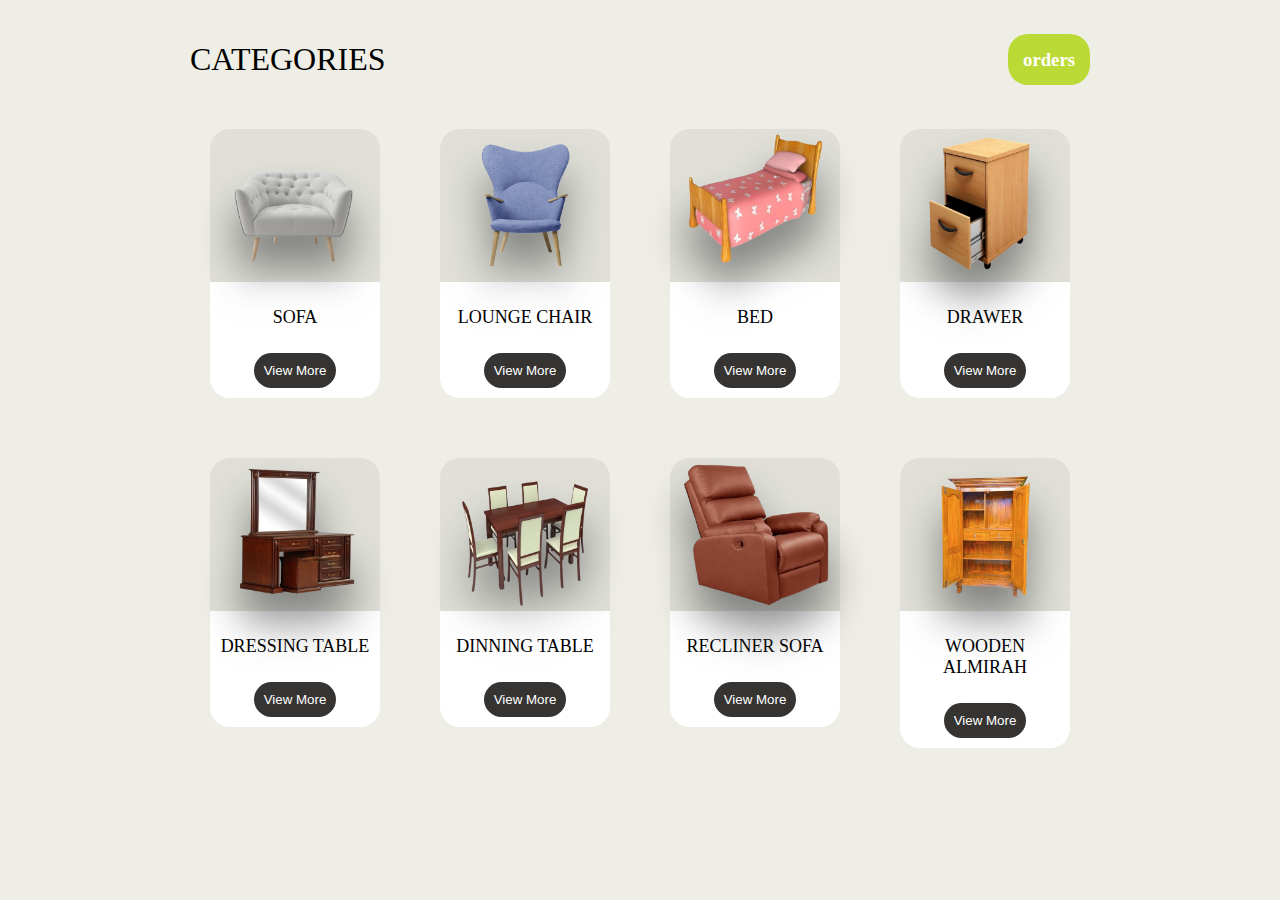
<file: add_to_cart_v3-main/index.html>
<html lang="en">
    <head>
        <meta charset="UTF-8">
        <meta name="viewport" content="width=device-width, initial-scale=1.0">
        <title>Furniture Billing Application</title>
        <link rel="stylesheet" href="style.css">
    </head>
<body class="">
    <style>
        @media only screen and (max-width: 992px) {
    .listProducts{
        grid-template-columns: repeat(3, 1fr);
    }
}


/* mobile */
@media only screen and (max-width: 768px) {
    .listProducts{
        grid-template-columns: repeat(2, 1fr);
    }
}

.listProducts .item img{
    width: 90%;
    filter: drop-shadow(0 30px 20px rgba(69, 69, 69, 0.6));
}
.listProducts{
    display: grid;
    grid-template-columns: repeat(4, 1fr);
    gap: 20px;
}

.listProducts .item{
    background-color: #EEEEE6;
    padding: 20px;
    border-radius: 20px;
    position:relative;
}
.listProducts .item h2{
    font-weight: 500;
    font-size: large;
}
.listProducts.item .price{
    letter-spacing: 7px;
    font-size: small;
}
.listProducts .item button{
    background-color: #353432;
    color: #eee;
    border: none;
    padding: 10px 10px;
    margin-top: 10px;
    border-radius: 20px;
}
body{
    background-color: #EEEEE6;
}
.view-more{
    background-color: #ffff;
    padding: 10px;
    border-radius: 0px 0px 20px 20px;
}
.glass{
    background-color: #83828221;
    border-radius: 20px 20px 0px 0px;
}
.order-button{
    padding:15px;
    background-color: rgb(188, 218, 54);
    border-radius: 20px;
}
    /* Responsive Styles */
    @media only screen and (max-width: 992px) {
            .listProducts {
                grid-template-columns: repeat(3, 1fr); /* Show three items per row */
            }
        }

        @media only screen and (max-width: 768px) {
            .listProducts {
                grid-template-columns: repeat(2, 1fr); /* Show two items per row */
                gap: 15px; /* Reduced gap for smaller screens */
                margin-top: 10px; /* Reduced margin on smaller screens */
            }
        }

        @media only screen and (max-width: 480px) {
            .listProducts {
                grid-template-columns: repeat(1, 1fr); /* Show one item per row on very small screens */
                gap: 10px; /* Further reduced gap for very small screens */
                margin-top: 5px; /* Further reduced margin on very small screens */
            }
            .header{
                text-align: center;
                display: flex;
                justify-content: center;
            }
           
                
           }
           
         
    </style>
    <div class="container">
        <header>
            <div class="title" style="color: black;">CATEGORIES</div>
            <div class="icon-cart">
                <!-- <svg aria-hidden="true" xmlns="http://www.w3.org/2000/svg" fill="none" viewBox="0 0 18 20">
                    <path style="filter: invert(1) !important;" stroke="currentColor" stroke-linecap="round" stroke-linejoin="round" stroke-width="2" d="M6 15a2 2 0 1 0 0 4 2 2 0 0 0 0-4Zm0 0h8m-8 0-1-4m9 4a2 2 0 1 0 0 4 2 2 0 0 0 0-4Zm-9-4h10l2-7H3m2 7L3 4m0 0-.792-3H1"/>
                </svg> -->
                <!-- <span>0</span> -->
            </div>
           <h3><a href="/orders.html" class="order-button" style="color:#ffff!important;text-decoration:none!important;">orders</a></h4>
        </header>
        <div class="listProducts">

            <div data-id="9" class="item"><div class="glass"><img src="image/sofa.png" alt=""></div>
                <div class="view-more">
                    <h2>SOFA</h2>
                    <button><a href="/sofa-categories.html" style="color:#ffff!important;text-decoration:none!important;">View More</a></button>
                </div>
            </div>
            <div data-id="10" class="item"><div class="glass"><img src="image/2.png" alt=""></div>
                <div class="view-more">
                    <h2>LOUNGE CHAIR</h2>
                    <button><a href="#" style="color:#ffff!important;text-decoration:none!important;">View More</a></button>
                </div>
            </div>
            <div data-id="11" class="item"><div class="glass"><img src="image/bed.png" alt=""></div>
                <div class="view-more">
                    <h2>BED</h2>
                    <button><a href="#" style="color:#ffff!important;text-decoration:none!important;">View More</a></button>
                </div>
            </div>
            <div data-id="12" class="item"><div class="glass"><img src="image/cupboard.png" alt=""></div>
                <div class="view-more">
                    <h2>DRAWER</h2>
                    <button><a href="#" style="color:#ffff!important;text-decoration:none!important;">View More</a></button>
                </div>
            </div>
            <div data-id="13" class="item"><div class="glass"><img src="image/dressing-table.png" alt=""></div>
                <div class="view-more">
                    <h2>DRESSING TABLE</h2>
                    <button><a href="#" style="color:#ffff!important;text-decoration:none!important;">View More</a></button>
                </div>
            </div>
            <div data-id="14" class="item"><div class="glass"><img src="image/dinning-table.png" alt=""></div>
                <div class="view-more">
                    <h2>DINNING TABLE</h2>
                    <button><a href="#" style="color:#ffff!important;text-decoration:none!important;">View More</a></button>
                </div>
            </div>
            <div data-id="15" class="item"><div class="glass"><img src="image/recliner-sofa.png" alt=""></div>
                <div class="view-more">
                    <h2>RECLINER SOFA</h2>
                    <button><a href="#" style="color:#ffff!important;text-decoration:none!important;">View More</a></button>
                </div>
            </div>
            <div data-id="16" class="item"><div class="glass"><img src="image/wooden-almirah.png" alt=""></div>
                <div class="view-more">
                    <h2>WOODEN ALMIRAH</h2>
                    <button><a href="#" style="color:#ffff!important;text-decoration:none!important;">View More</a></button>
                </div>
            </div>
        </div>
    </div>
    <div class="cartTab">
        <h1>Shopping Cart</h1>
        <div class="listCart">
            
        </div>
        <div class="btn">
            <button class="closes">CLOSE</button>
            <button class="checkOuts">Check Out</button>
        </div>
    </div>

    <script src="app.js"></script>
<!-- Code injected by live-server -->
<script>
	// <![CDATA[  <-- For SVG support
	if ('WebSocket' in window) {
		(function () {
			function refreshCSS() {
				var sheets = [].slice.call(document.getElementsByTagName("link"));
				var head = document.getElementsByTagName("head")[0];
				for (var i = 0; i < sheets.length; ++i) {
					var elem = sheets[i];
					var parent = elem.parentElement || head;
					parent.removeChild(elem);
					var rel = elem.rel;
					if (elem.href && typeof rel != "string" || rel.length == 0 || rel.toLowerCase() == "stylesheet") {
						var url = elem.href.replace(/(&|\?)_cacheOverride=\d+/, '');
						elem.href = url + (url.indexOf('?') >= 0 ? '&' : '?') + '_cacheOverride=' + (new Date().valueOf());
					}
					parent.appendChild(elem);
				}
			}
			var protocol = window.location.protocol === 'http:' ? 'ws://' : 'wss://';
			var address = protocol + window.location.host + window.location.pathname + '/ws';
			var socket = new WebSocket(address);
			socket.onmessage = function (msg) {
				if (msg.data == 'reload') window.location.reload();
				else if (msg.data == 'refreshcss') refreshCSS();
			};
			if (sessionStorage && !sessionStorage.getItem('IsThisFirstTime_Log_From_LiveServer')) {
				console.log('Live reload enabled.');
				sessionStorage.setItem('IsThisFirstTime_Log_From_LiveServer', true);
			}
		})();
	}
	else {
		console.error('Upgrade your browser. This Browser is NOT supported WebSocket for Live-Reloading.');
	}
	// ]]>
</script>
</body>
</html>
</file>
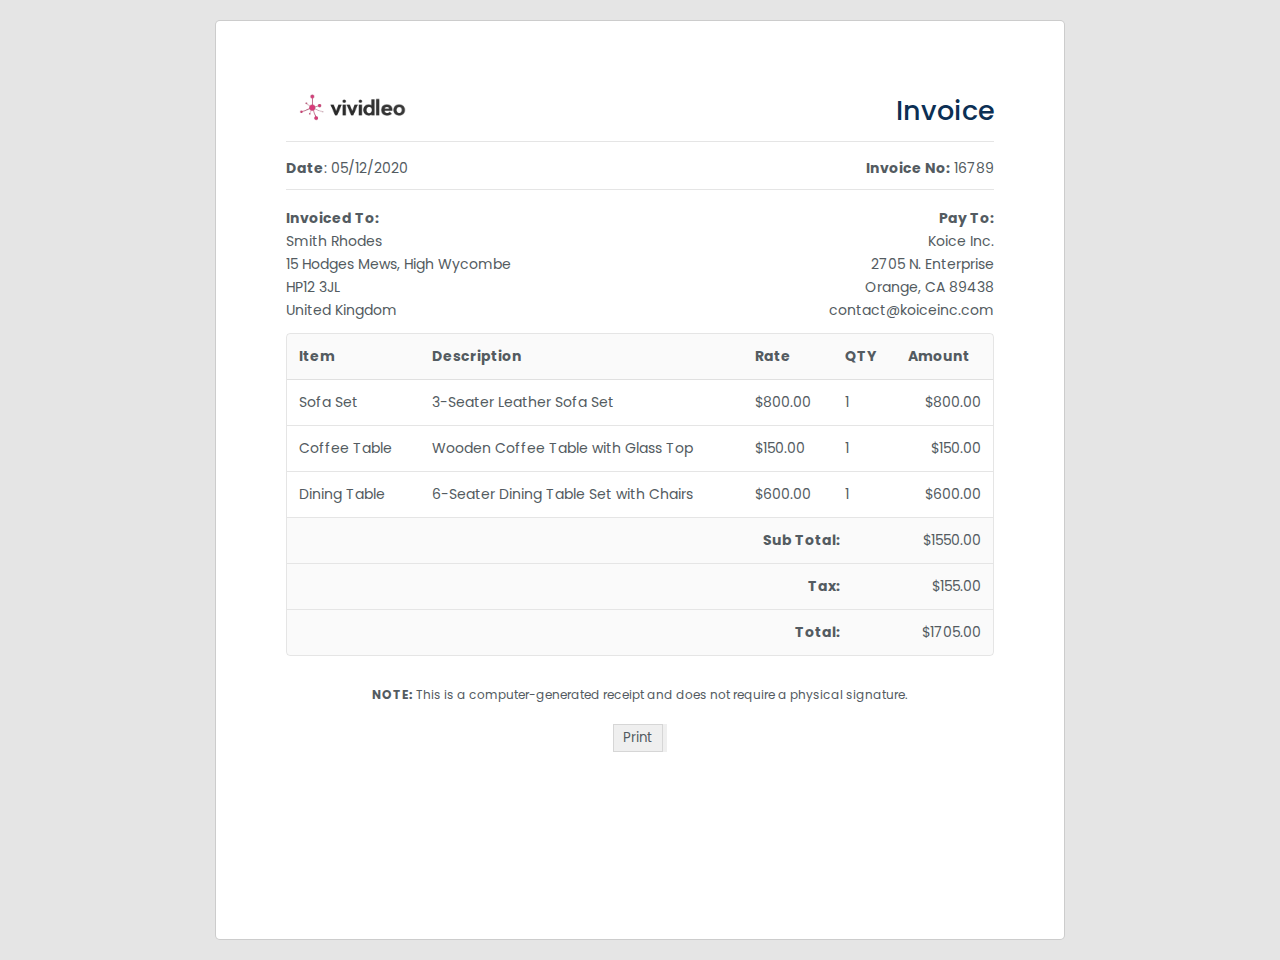
<file: add_to_cart_v3-main/invoice.html>
<!DOCTYPE html>
<html>
    <head>
        <meta charset="utf-8">
        <meta http-equiv="X-UA-Compatible" content="IE=edge">
        <title>Invoice</title>
        <meta name="description" content="">
        <meta name="viewport" content="width=device-width, initial-scale=1">
        <link rel="preconnect" href="https://fonts.googleapis.com">
        <link rel="preconnect" href="https://fonts.gstatic.com" crossorigin>
        <link href="https://fonts.googleapis.com/css2?family=Poppins:wght@100;200;300;400;500;600;700;800&display=swap" rel="stylesheet">
        <link rel="stylesheet" href="https://cdnjs.cloudflare.com/ajax/libs/font-awesome/6.2.1/css/all.min.css" integrity="sha512-MV7K8+y+gLIBoVD59lQIYicR65iaqukzvf/nwasF0nqhPay5w/9lJmVM2hMDcnK1OnMGCdVK+iQrJ7lzPJQd1w==" crossorigin="anonymous" referrerpolicy="no-referrer" />
        <link rel="stylesheet" href="style.css">
    </head>
    <body>
        <style>
            *,
*::after,
*::before{
    padding: 0;
    margin: 0;
    box-sizing: border-box;
}

:root{
    --blue-color: #0c2f54;
    --dark-color: #535b61;
    --white-color: #fff;
}

ul{
    list-style-type: none;
}
ul li{
    margin: 2px 0;
}

/* text colors */
.text-dark{
    color: var(--dark-color);
}
.text-blue{
    color: var(--blue-color);
}
.text-end{
    text-align: right;
}
.text-center{
    text-align: center;
}
.text-start{
    text-align: left;
}
.text-bold{
    font-weight: 700;
}
/* hr line */
.hr{
    height: 1px;
    background-color: rgba(0, 0, 0, 0.1);
}
/* border-bottom */
.border-bottom{
    border-bottom: 1px solid rgba(0, 0, 0, 0.1);
}

body{
    font-family: 'Poppins', sans-serif;
    color: var(--dark-color);
    font-size: 14px;
}
.invoice-wrapper{
    min-height: 100vh;
    background-color: rgba(0, 0, 0, 0.1);
    padding-top: 20px;
    padding-bottom: 20px;
}
.invoice{
    max-width: 850px;
    margin-right: auto;
    margin-left: auto;
    background-color: var(--white-color);
    padding: 70px;
    border: 1px solid rgba(0, 0, 0, 0.2);
    border-radius: 5px;
    min-height: 920px;
}
.invoice-head-top-left img{
    width: 130px;
}
.invoice-head-top-right h3{
    font-weight: 500;
    font-size: 27px;
    color: var(--blue-color);
}
.invoice-head-middle, .invoice-head-bottom{
    padding: 16px 0;
}
.invoice-body{
    border: 1px solid rgba(0, 0, 0, 0.1);
    border-radius: 4px;
    overflow: hidden;
}
.invoice-body table{
    border-collapse: collapse;
    border-radius: 4px;
    width: 100%;
}
.invoice-body table td, .invoice-body table th{
    padding: 12px;
}
.invoice-body table tr{
    border-bottom: 1px solid rgba(0, 0, 0, 0.1);
}
.invoice-body table thead{
    background-color: rgba(0, 0, 0, 0.02);
}
.invoice-body-info-item{
    display: grid;
    grid-template-columns: 80% 20%;
}
.invoice-body-info-item .info-item-td{
    padding: 12px;
    background-color: rgba(0, 0, 0, 0.02);
}
.invoice-foot{
    padding: 30px 0;
}
.invoice-foot p{
    font-size: 12px;
}
.invoice-btns{
    margin-top: 20px;
    display: flex;
    justify-content: center;
}
.invoice-btn{
    padding: 3px 9px;
    color: var(--dark-color);
    font-family: inherit;
    border: 1px solid rgba(0, 0, 0, 0.1);
    cursor: pointer;
}

.invoice-head-top, .invoice-head-middle, .invoice-head-bottom{
    display: grid;
    grid-template-columns: repeat(2, 1fr);
    padding-bottom: 10px;
}

@media screen and (max-width: 992px){
    .invoice{
        padding: 40px;
    }
}

@media screen and (max-width: 576px){
    .invoice-head-top, .invoice-head-middle, .invoice-head-bottom{
        grid-template-columns: repeat(1, 1fr);
    }
    .invoice-head-bottom-right{
        margin-top: 12px;
        margin-bottom: 12px;
    }
    .invoice *{
        text-align: left;
    }
    .invoice{
        padding: 28px;
    }
}

.overflow-view{
    overflow-x: scroll;
}
.invoice-body{
    min-width: 600px;
}

@media print{
    .print-area{
        visibility: visible;
        width: 100%;
        position: absolute;
        left: 0;
        top: 0;
        overflow: hidden;
    }

    .overflow-view{
        overflow-x: hidden;
    }

    .invoice-btns{
        display: none;
    }
}
        </style>

<div class="invoice-wrapper" id="print-area">
    <div class="invoice">
        <div class="invoice-container">
            <div class="invoice-head">
                <div class="invoice-head-top">
                    <div class="invoice-head-top-left text-start">
                        <img src="images/logo.png" alt="Company Logo">
                    </div>
                    <div class="invoice-head-top-right text-end">
                        <h3>Invoice</h3>
                    </div>
                </div>
                <div class="hr"></div>
                <div class="invoice-head-middle">
                    <div class="invoice-head-middle-left text-start">
                        <p><span class="text-bold">Date</span>: 05/12/2020</p>
                    </div>
                    <div class="invoice-head-middle-right text-end">
                        <p><span class="text-bold">Invoice No:</span> 16789</p>
                    </div>
                </div>
                <div class="hr"></div>
                <div class="invoice-head-bottom">
                    <div class="invoice-head-bottom-left">
                        <ul>
                            <li class='text-bold'>Invoiced To:</li>
                            <li>Smith Rhodes</li>
                            <li>15 Hodges Mews, High Wycombe</li>
                            <li>HP12 3JL</li>
                            <li>United Kingdom</li>
                        </ul>
                    </div>
                    <div class="invoice-head-bottom-right">
                        <ul class="text-end">
                            <li class='text-bold'>Pay To:</li>
                            <li>Koice Inc.</li>
                            <li>2705 N. Enterprise</li>
                            <li>Orange, CA 89438</li>
                            <li>contact@koiceinc.com</li>
                        </ul>
                    </div>
                </div>
            </div>

            <div class="overflow-view">
                <div class="invoice-body">
                    <table>
                        <thead>
                            <tr>
                                <td class="text-bold">Item</td>
                                <td class="text-bold">Description</td>
                                <td class="text-bold">Rate</td>
                                <td class="text-bold">QTY</td>
                                <td class="text-bold">Amount</td>
                            </tr>
                        </thead>
                        <tbody>
                            <!-- Furniture Items -->
                            <tr>
                                <td>Sofa Set</td>
                                <td>3-Seater Leather Sofa Set</td>
                                <td>$800.00</td>
                                <td>1</td>
                                <td class="text-end">$800.00</td>
                            </tr>
                            <tr>
                                <td>Coffee Table</td>
                                <td>Wooden Coffee Table with Glass Top</td>
                                <td>$150.00</td>
                                <td>1</td>
                                <td class="text-end">$150.00</td>
                            </tr>
                            <tr>
                                <td>Dining Table</td>
                                <td>6-Seater Dining Table Set with Chairs</td>
                                <td>$600.00</td>
                                <td>1</td>
                                <td class="text-end">$600.00</td>
                            </tr>

                            <!-- Add more items as needed -->
                        </tbody>
                    </table>

                    <!-- Invoice Totals -->
                    <div class="invoice-body-bottom">
                        <!-- Calculate totals based on the items -->
                        <!-- Example totals -->
                        <!-- Adjust these values according to your calculations -->
                        <div class="invoice-body-info-item border-bottom">
                            <div class="info-item-td text-end text-bold">Sub Total:</div>
                            <!-- Calculate the subtotal based on added items -->
                            <!-- Example: $800 + $150 + $600 = $1550 -->
                            <div class="info-item-td text-end">$1550.00</div> 
                        </div>

                        <!-- Assuming a tax rate of 10% -->
                        <!-- Example tax calculation: $1550 * 0.10 = $155 -->
                        <!-- Adjust according to your actual tax rate -->
                        <div class="invoice-body-info-item border-bottom">
                            <div class="info-item-td text-end text-bold">Tax:</div>
                            <!-- Example: $155 -->
                            <div class="info-item-td text-end">$155.00</div> 
                        </div>

                        <!-- Total Calculation -->
                        <!-- Total = Subtotal + Tax -->
                        <!-- Example: $1550 + $155 = $1705 -->
                        <!-- Adjust according to your actual calculations -->
                        <div class="invoice-body-info-item">
                            <div class="info-item-td text-end text-bold">Total:</div>
                            <!-- Total amount here -->
                            <!-- Example: $1705 -->
                            <div class="info-item-td text-end">$1705.00</div> 
                        </div>

                    </div>

                </div>

            </div>

            <!-- Invoice Footer -->
            <div class="invoice-foot text-center">
                <!-- Note regarding the invoice -->
                <p><span class="text-bold text-center">NOTE:&nbsp;</span>This is a computer-generated receipt and does not require a physical signature.</p>

                <!-- Buttons for printing and downloading the invoice -->
                <div class="invoice-btns">
                    <!-- Print button functionality -->
                    <button type="button" class="invoice-btn" onclick="printInvoice()">
                        <span><i class="fa-solid fa-print"></i></span><span>Print</span></button>
                    <button type="button>
                        <span>go back</span></button>

                    <!-- Download button functionality (you can add functionality later) -->
                    <!-- Currently, it doesn't perform any action; you can implement it as needed -->
                  
                </div>

            </div>

        </div>

    </div>

        <script src = "script.js"></script>
    </body>
</html>
</file>
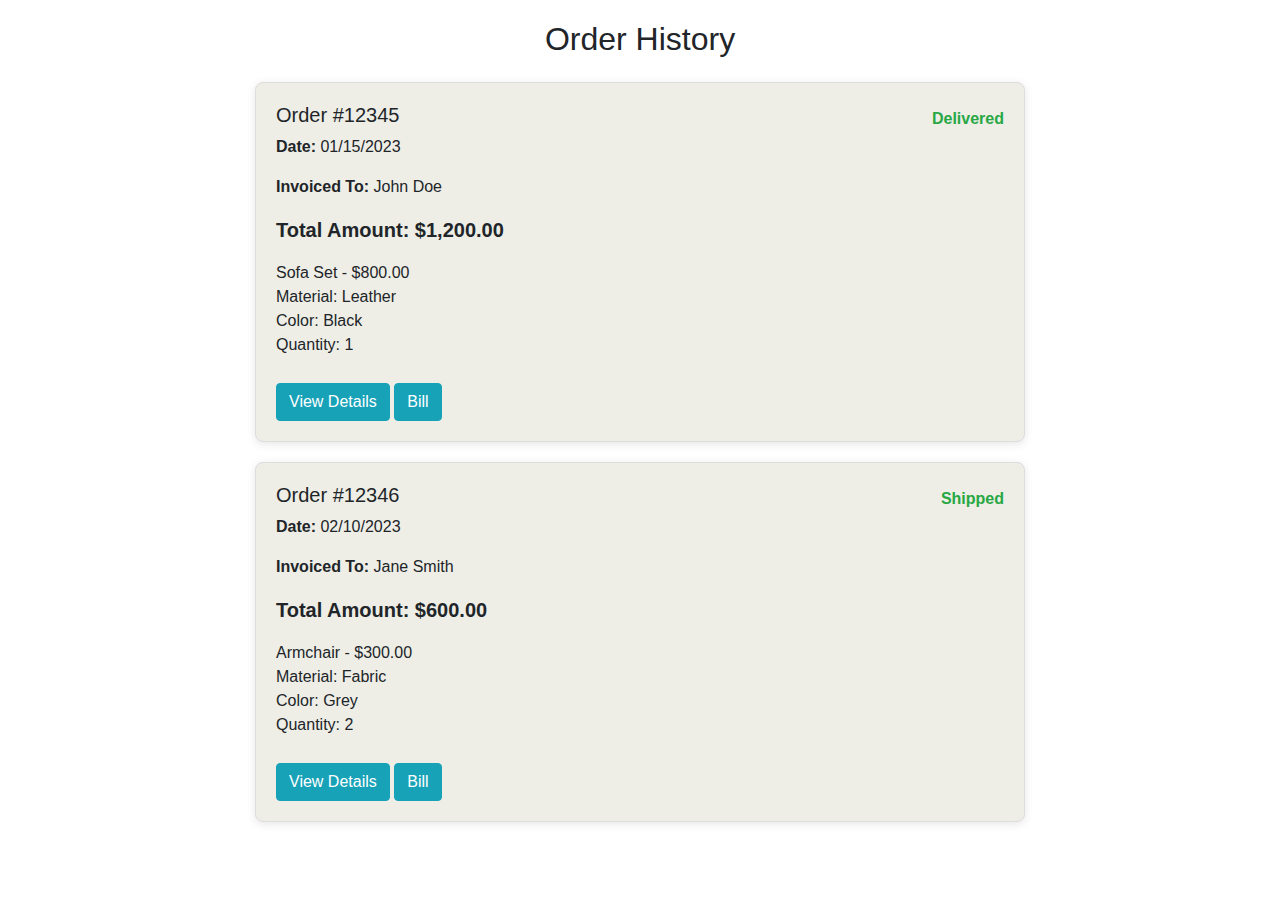
<file: add_to_cart_v3-main/orders.html>
<!DOCTYPE html>
<html lang="en">
<head>
    <meta charset="UTF-8">
    <meta name="viewport" content="width=device-width, initial-scale=1.0">
    <link rel="stylesheet" href="https://stackpath.bootstrapcdn.com/bootstrap/4.5.2/css/bootstrap.min.css">
    <title>Order History</title>
    <style>
        .order-history {
            margin: 20px auto;
            max-width: 800px; /* Center the container */
        }
        .order-card {
            margin-bottom: 20px;
            padding: 20px;
            border: 1px solid #ddd;
            border-radius: 8px;
            box-shadow: 0 2px 10px rgba(0,0,0,0.1); /* Add shadow for depth */
            background-color:#EEEEE6;
        }
        .order-status {
            font-weight: bold;
            color: #28a745; /* Green color for status */
        }
        .order-total {
            font-size: 1.25rem;
            font-weight: bold;
        }
        .view-details-btn {
            margin-top: 10px; /* Space above button */
        }

        /* Responsive Styles */
        @media (max-width: 576px) {
            .order-card {
                padding: 15px; /* Reduce padding on small screens */
            }
            .order-total {
                font-size: 1rem; /* Adjust total font size */
            }
        }
    </style>
</head>
<body>

<div class="container order-history">
    <h2 class="text-center mb-4">Order History</h2>

    <div class="row">
        <div class="col-md-12">
            <!-- Order Card Example -->
            <div class="order-card">
                <div class="d-flex justify-content-between align-items-center">
                    <h5>Order #12345</h5>
                    <span class="order-status">Delivered</span>
                </div>
                <p><strong>Date:</strong> 01/15/2023</p>
                <p><strong>Invoiced To:</strong> John Doe</p>
                <p class="order-total"><strong>Total Amount:</strong> $1,200.00</p>
                <ul class="list-unstyled">
                    <li>Sofa Set - $800.00</li>
                    <li>Material: Leather</li>
                    <li>Color: Black</li>
                    <li>Quantity: 1</li>
                </ul>
                <button class="btn btn-info view-details-btn">View Details</button>
                <button class="btn btn-info view-details-btn">Bill</button>
            </div>

            <!-- Repeat for more orders -->
            <div class="order-card">
                <div class="d-flex justify-content-between align-items-center">
                    <h5>Order #12346</h5>
                    <span class="order-status">Shipped</span>
                </div>
                <p><strong>Date:</strong> 02/10/2023</p>
                <p><strong>Invoiced To:</strong> Jane Smith</p>
                <p class="order-total"><strong>Total Amount:</strong> $600.00</p>
                <ul class="list-unstyled">
                    <li>Armchair - $300.00</li>
                    <li>Material: Fabric</li>
                    <li>Color: Grey</li>
                    <li>Quantity: 2</li>
                </ul>
                <button class="btn btn-info view-details-btn">View Details</button>
                <button class="btn btn-info view-details-btn">Bill</button>
            </div>

            <!-- Add more order cards as needed -->
        </div>
    </div>

</div>

<script src="https://code.jquery.com/jquery-3.5.1.slim.min.js"></script>
<script src="https://cdn.jsdelivr.net/npm/@popperjs/core@2.9.2/dist/umd/popper.min.js"></script>
<script src="https://stackpath.bootstrapcdn.com/bootstrap/4.5.2/js/bootstrap.min.js"></script>

</body>
</html>
</file>
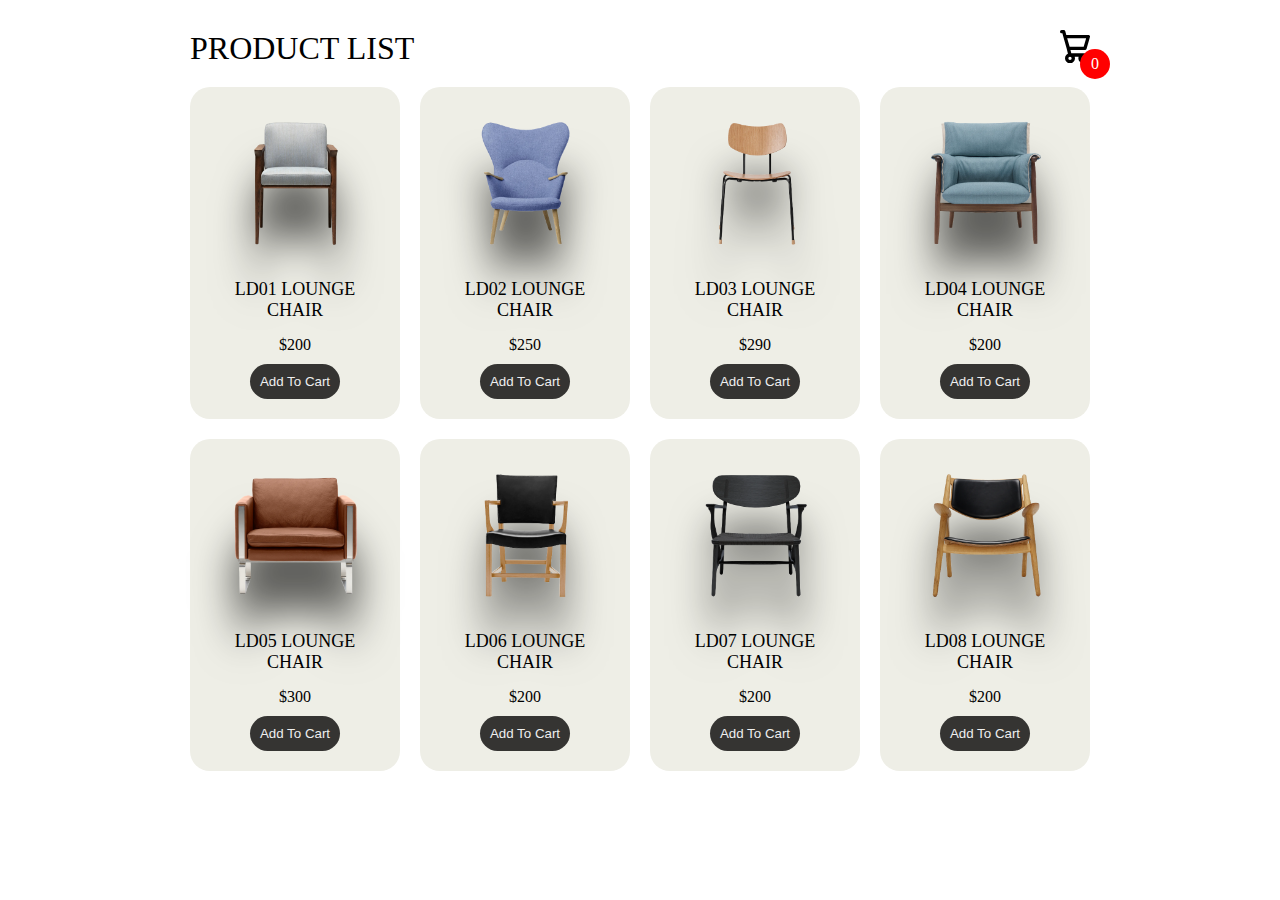
<file: add_to_cart_v3-main/product-item.html>
<!DOCTYPE html>
<html lang="en">
<head>
    <meta charset="UTF-8">
    <meta name="viewport" content="width=device-width, initial-scale=1.0">
    <title>Document</title>
    <link rel="stylesheet" href="style.css">
</head>
<body class="">
    
    <div class="container">
        <header>
            <div class="title">PRODUCT LIST</div>
            <div class="icon-cart">
                <svg aria-hidden="true" xmlns="http://www.w3.org/2000/svg" fill="none" viewBox="0 0 18 20">
                    <path stroke="currentColor" stroke-linecap="round" stroke-linejoin="round" stroke-width="2" d="M6 15a2 2 0 1 0 0 4 2 2 0 0 0 0-4Zm0 0h8m-8 0-1-4m9 4a2 2 0 1 0 0 4 2 2 0 0 0 0-4Zm-9-4h10l2-7H3m2 7L3 4m0 0-.792-3H1"/>
                </svg>
                <span>0</span>
            </div>
        </header>
        <div class="listProduct">

        </div>
    </div>
    <div class="cartTab">
        <h1>Shopping Cart</h1>
        <div class="listCart">
            
        </div>
        <div class="btn">
            <button class="close">CLOSE</button>
            <button class="checkOut">Check Out</button>
        </div>
    </div>

    <script src="app.js"></script>
</body>
</html>
</file>
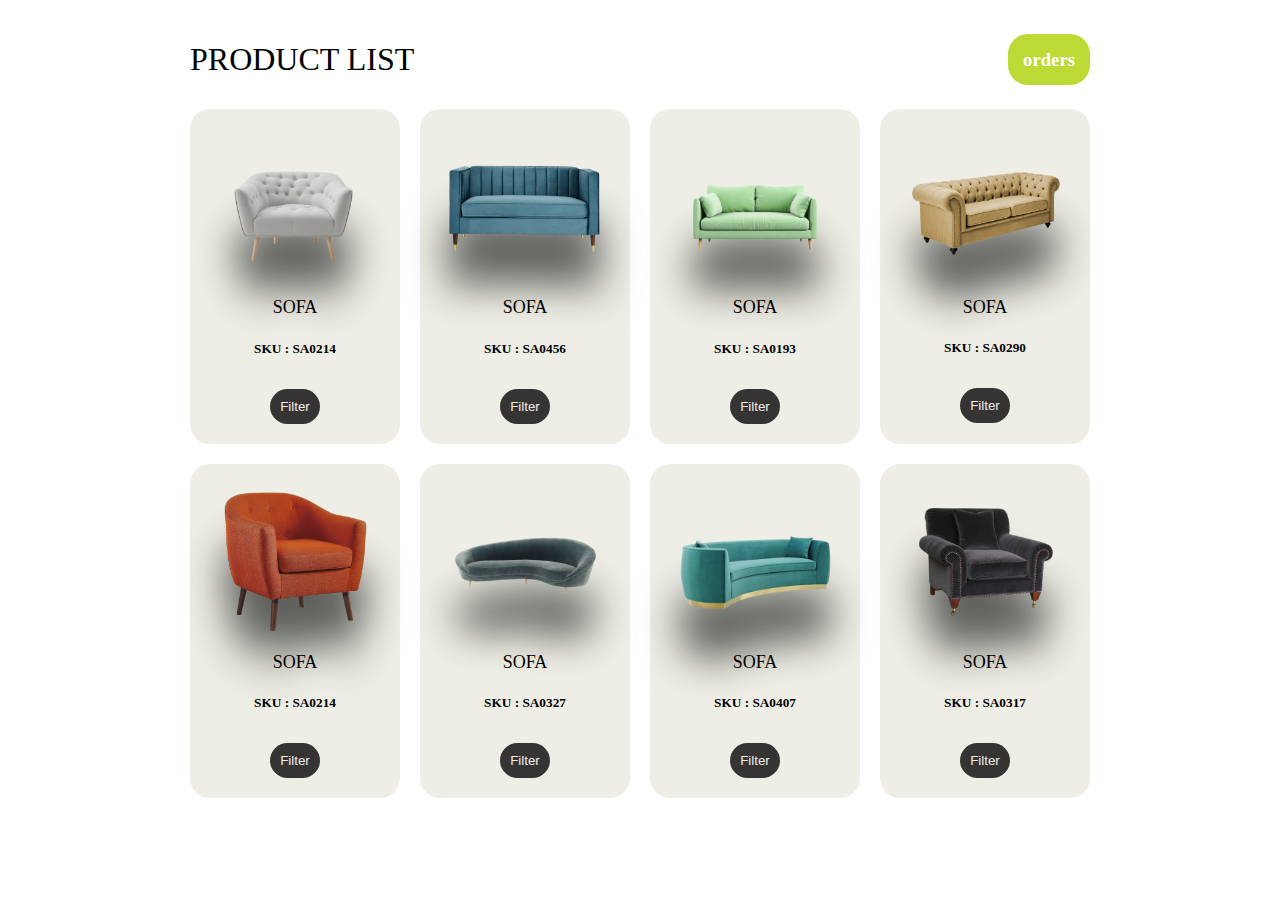
<file: add_to_cart_v3-main/sofa-categories.html>
<html lang="en"></html>
    <head>
        <meta charset="UTF-8">
        <meta name="viewport" content="width=device-width, initial-scale=1.0">
        <title>Sofa</title>
        <link rel="stylesheet" href="style.css">
    </head>
<body class="">
    <style>
        @media only screen and (max-width: 992px) {
    .listProducts{
        grid-template-columns: repeat(3, 1fr);
    }
}
.order-button{
    padding:15px;
    background-color: rgb(188, 218, 54);
    border-radius: 20px;
}

/* mobile */
@media only screen and (max-width: 768px) {
    .listProducts{
        grid-template-columns: repeat(2, 1fr);
    }
}
.listProducts .item img{
    width: 90%;
    filter: drop-shadow(0 50px 20px #0009);
}
.listProducts{
    display: grid;
    grid-template-columns: repeat(4, 1fr);
    gap: 20px;
}

.listProducts .item{
    background-color: #EEEEE6;
    padding: 20px;
    border-radius: 20px;
    position:relative;
}
.listProducts .item h2{
    font-weight: 500;
    font-size: large;
}
.listProducts.item .price{
    letter-spacing: 7px;
    font-size: small;
}
.listProducts .item button{
    background-color: #353432;
    color: #eee;
    border: none;
    padding: 10px 10px;
    margin-top: 10px;
    border-radius: 20px;
}
/* Popup Styles */
.popup {
    display: none; 
    position: fixed; 
    z-index: 1000;
    left: 0;
    top: 0;
    width: 100%;
    height: 100%;
    overflow: auto; 
    background-color: rgba(0, 0, 0, 0.7); 
}

.popup-content {
    background-color: #ffffff;
    margin: 2% auto; 
    padding: 20px;
    border-radius: 10px; 
    width: 80%; 
    display: flex;
}

.popup-content .left {
    flex: 1; 
    padding-right: 20px;
}

.popup-content .right {
    flex: 1; 
}

.popup-content img {
    max-width: 100%; 
    height: auto; 
}

.closes {
    color: #aaa;
    float: right;
    font-size: 28px;
    font-weight: bold;
}

.closes:hover,
.closes:focus {
    color: black;
    text-decoration: none;
    cursor: pointer;
}

label {
    display: block; 
    margin-top: 10px; 
}

select {
    width: 100%;
    padding: 8px; 
    margin-top: 5px; 
}


.closes {
    color: #040303;
    float: right;
    font-size: 28px;
    font-weight: bold;
    left: 20ppx;
    position: relative;
    left: 95%;
}
.color-picker {
    display: flex;
    flex-direction: column;
    align-items: center;
    width: 90%;
    margin-top: -51px;

}

#colorImage {
    width: 100%; 
    height: auto; 
    margin-bottom: 20px; 
}

.color-picker {
    display: flex;
    width: 100%;
}

.colors {
    display: flex;
    gap: 10px; 
}

.color-option {
    width: 40px; 
    height: 40px; 
    border-radius: 50%; 
    cursor: pointer; 
}
.final-button{
    padding:10px;
    background-color: black;
    margin-top:50px;
    border-radius: 20px;
}
.cartTab .closes{
    background-color: #eee;
}
@media only screen and (max-width: 768px) {
            .listProducts {
                grid-template-columns: repeat(2, 1fr);
            }

            .popup-content {
                flex-direction: column; /* Stack for mobile */
            }

            .popup-content .left, .popup-content .right {
                width: 100%; /* Full width for mobile */
            }

            .closes {
                font-size: 24px; /* Smaller close button */
                right: 40px;
            }
	 .popup-content .left{
		 order:1;}
	.popup-content .right{
		order:2;}
	.color-option {
    width: 30px;
    height: 30px;}
	.option-sofa{
		text-align:center;
        }
    </style>
    <div class="container">
        <header>
            <div class="title">PRODUCT LIST</div>
            <div class="icon-cart">
                <!-- <svg aria-hidden="true" xmlns="http://www.w3.org/2000/svg" fill="none" viewBox="0 0 18 20">
                    <path stroke="currentColor" stroke-linecap="round" stroke-linejoin="round" stroke-width="2" d="M6 15a2 2 0 1 0 0 4 2 2 0 0 0 0-4Zm0 0h8m-8 0-1-4m9 4a2 2 0 1 0 0 4 2 2 0 0 0 0-4Zm-9-4h10l2-7H3m2 7L3 4m0 0-.792-3H1"/>
                </svg> -->
                <!-- <span>0</span> -->
            </div>
		<h3><a href="/orders.html" class="order-button" style="color:#ffff!important;text-decoration:none!important;">orders</a></h4>
        </header>
        <div class="listProducts">
            <div data-id="9" class="item">
                <img src="image/sofa.png" alt="">
                <div class="view-more">
                    <h2>SOFA</h2>
                    <h5><b>SKU : </b>SA0214</h5>
                    <button onclick="openPopup()">Filter</button>
                </div>
            </div>
            <div data-id="10" class="item"><img src="image/blue-sofa.png" alt="">
                <div class="view-more">
                    <h2>SOFA</h2>
                    <h5><b>SKU : </b>SA0456</h5>
                    <button onclick="openPopup()">Filter</button>
                </div>
            </div>
            <div data-id="11" class="item"><img src="image/two-sofa.png" alt="">
                <div class="view-more">
                    <h2>SOFA</h2>
                    <h5><b>SKU : </b>SA0193</h5>
                    <button onclick="openPopup()">Filter</button>
                </div>
            </div>
            <div data-id="12" class="item"><img src="image/relaxo-sofa.png" alt="">
                <div class="view-more">
                    <h2>SOFA</h2>
                    <h5><b>SKU : </b>SA0290</h5>
                    <button onclick="openPopup()">Filter</button>
                </div>
            </div>
            <div data-id="13" class="item"><img src="image/single-sofa.png" alt="">
                <div class="view-more">
                    <h2>SOFA</h2>
                    <h5><b>SKU : </b>SA0214</h5>
                    <button onclick="openPopup()">Filter</button>
                </div>
            </div>
            <div data-id="14" class="item"><img src="image/allset-sofa.png" alt="">
                <div class="view-more">
                    <h2>SOFA</h2>
                    <h5><b>SKU : </b>SA0327</h5>
                    <button onclick="openPopup()">Filter</button>
                </div>
            </div>
            <div data-id="15" class="item"><img src="image/three-sofa.png" alt="">
                <div class="view-more">
                    <h2>SOFA</h2>
                    <h5><b>SKU : </b>SA0407</h5>
                    <button onclick="openPopup()">Filter</button>
                </div>
            </div>
            <div data-id="16" class="item"><img src="image/king-sofa.png" alt="">
                <div class="view-more">
                    <h2>SOFA</h2>
                    <h5><b>SKU : </b>SA0317</h5>
                    <button onclick="openPopup()">Filter</button>
                </div>
            </div>
        </div>
    </div>
    <!-- <div class="cartTab">
        <h1>Shopping Cart</h1>
        <div class="listCart">
            
        </div>
        <div class="btn">
            <button class="closes">CLOSE</button>
            <button class="checkOuts">Check Out</button>
        </div>
    </div> -->
    <div id="popup" class="popup">
        <div class="popup-content">
            <span class="closes" onclick="closePopup()">&times;</span>
            <div class="right">
                <h2 class="option-sofa">Choose Your Options</h2>
                <h4><b>SKU : </b>SA0214</h4>
                <label for="material">Material:</label>
                <select id="material">
                    <option value="leather">Leather</option>
                    <option value="fabric">Fabric</option>
                </select>
                <label for="wood">Wood Color:</label>
                <select id="wood">
                    <option value="brown">Brown</option>
                    <option value="black">Black</option>
                </select>
                <label for="cushion">Cushion Color:</label>
                <select id="cushion">
                    <option value="red">Red</option>
                    <option value="blue">Blue</option>
                </select>
                
                <label for="spring">Spring Color:</label>
                <select id="spring">
                    <option value="yellow">Yellow</option>
                    <option value="green">Green</option>
                </select>
                <button class="final-button"><a href="/invoice.html" style="color:#ffff!important;text-decoration:none!important;">Generate Invoice Bill</a></button>
            </div>
            <div class="left">
                <img id="colorImage" src="image/sofa-4.jpeg" alt="Sofa" />
                <div class="color-picker">
                    <div class="colors">
                        <div class="color-option" style="background-color: #cacac8;" onclick="changeImage('black')"></div>
                        <div class="color-option" style="background-color: #a1b5c2;" onclick="changeImage('red')"></div>
                        <div class="color-option" style="background-color: #bfa3be;" onclick="changeImage('green')"></div>
                        <div class="color-option" style="background-color: #deaa8e;" onclick="changeImage('blue')"></div> 
                    </div>
                </div>
            </div>
            </div>
        </div>
    </div>

    <script src="app.js"></script>
<!-- Code injected by live-server -->
<script>
	// <![CDATA[  <-- For SVG support
	if ('WebSocket' in window) {
		(function () {
			function refreshCSS() {
				var sheets = [].slice.call(document.getElementsByTagName("link"));
				var head = document.getElementsByTagName("head")[0];
				for (var i = 0; i < sheets.length; ++i) {
					var elem = sheets[i];
					var parent = elem.parentElement || head;
					parent.removeChild(elem);
					var rel = elem.rel;
					if (elem.href && typeof rel != "string" || rel.length == 0 || rel.toLowerCase() == "stylesheet") {
						var url = elem.href.replace(/(&|\?)_cacheOverride=\d+/, '');
						elem.href = url + (url.indexOf('?') >= 0 ? '&' : '?') + '_cacheOverride=' + (new Date().valueOf());
					}
					parent.appendChild(elem);
				}
			}
			var protocol = window.location.protocol === 'http:' ? 'ws://' : 'wss://';
			var address = protocol + window.location.host + window.location.pathname + '/ws';
			var socket = new WebSocket(address);
			socket.onmessage = function (msg) {
				if (msg.data == 'reload') window.location.reload();
				else if (msg.data == 'refreshcss') refreshCSS();
			};
			if (sessionStorage && !sessionStorage.getItem('IsThisFirstTime_Log_From_LiveServer')) {
				console.log('Live reload enabled.');
				sessionStorage.setItem('IsThisFirstTime_Log_From_LiveServer', true);
			}
		})();
	}
	else {
		console.error('Upgrade your browser. This Browser is NOT supported WebSocket for Live-Reloading.');
	}
	// ]]>
</script>
<script>
    function openPopup() {
    document.getElementById('popup').style.display = 'block';
}

function closePopup() {
    document.getElementById('popup').style.display = 'none';
}

// Close the popup when clicking outside of it
window.onclick = function(event) {
    const popup = document.getElementById('popup');
    if (event.target === popup) {
        closePopup();
    }
};

</script>
<script>
function changeImage(color) {
    const colorImage = document.getElementById('colorImage');

    // Change the image source based on the selected color
    if (color === 'red') {
        colorImage.src = 'image/sofa-1.jpg'; // Replace with your image path for red sofa
        colorImage.alt = 'Red Sofa';
    } else if (color === 'green') {
        colorImage.src = 'image/sofa-2.jpg'; // Replace with your image path for green sofa
        colorImage.alt = 'Green Sofa';
    } else if (color === 'blue') {
        colorImage.src = 'image/sofa-3.jpg'; // Replace with your image path for blue sofa
        colorImage.alt = 'Blue Sofa';
    } else if (color === 'black') {
        colorImage.src = 'image/sofa-4.jpeg'; // Default image for black sofa
        colorImage.alt = 'Black Sofa';
    }
}

// Set default image on page load
window.onload = function() {
    const colorImage = document.getElementById('colorImage');
    colorImage.src = 'image/sofa.png'; // Default image path
};
</script>
</body>
</html>
</file>
<file: add_to_cart_v3-main/style.css>
body{
    margin: 0;
    font-family: Poppins;
}
.container{
    width: 900px;
    margin: auto;
    max-width: 90vw;
    text-align: center;
    padding-top: 10px;
    transition: transform .5s;
}
svg{
    width: 30px;
}
header{
    display: flex;
    justify-content: space-between;
    align-items: center;
    padding: 20px 0;
}
.icon-cart{
    position: relative;
}
.icon-cart span{
    position: absolute;
    background-color: red;
    width: 30px;
    height: 30px;
    display: flex;
    justify-content: center;
    align-items: center;
    border-radius: 50%;
    color: #fff;
    top: 50%;
    right: -20px;
}
.title{
    font-size: xx-large;
}
.listProduct .item img{
    width: 90%;
    filter: drop-shadow(0 50px 20px #0009);
}
.listProduct{
    display: grid;
    grid-template-columns: repeat(4, 1fr);
    gap: 20px;
}
.listProduct .item{
    background-color: #EEEEE6;
    padding: 20px;
    border-radius: 20px;
}
.listProduct .item h2{
    font-weight: 500;
    font-size: large;
}
.listProduct.item .price{
    letter-spacing: 7px;
    font-size: small;
}
.listProduct .item button{
    background-color: #353432;
    color: #eee;
    border: none;
    padding: 10px 10px;
    margin-top: 10px;
    border-radius: 20px;
}

/* cart */
.cartTab{
    width: 400px;
    background-color: #353432;
    color: #eee;
    position: fixed;
    top: 0;
    right: -400px;
    bottom: 0;
    display: grid;
    grid-template-rows: 70px 1fr 70px;
    transition: .5s;
}
body.showCart .cartTab{
    right: 0;
}
body.showCart .container{
    transform: translateX(-250px);
}
.cartTab h1{
    padding: 20px;
    margin: 0;
    font-weight: 300;
}
.cartTab .btn{
    display: grid;
    grid-template-columns: repeat(2, 1fr);
}
.cartTab button{
    background-color: #E8BC0E;
    border: none;
    font-family: Poppins;
    font-weight: 500;
    cursor: pointer;
}
.cartTab .close{
    background-color: #eee;
}
.listCart .item img{
    width: 100%;
}
.listCart .item{
    display: grid;
    grid-template-columns: 70px 150px 50px 1fr;
    gap: 10px;
    text-align: center;
    align-items: center;
}
.listCart .quantity span{
    display: inline-block;
    width: 25px;
    height: 25px;
    background-color: #eee;
    border-radius: 50%;
    color: #555;
    cursor: pointer;
}
.listCart .quantity span:nth-child(2){
    background-color: transparent;
    color: #eee;
    cursor: auto;
}
.listCart .item:nth-child(even){
    background-color: #eee1;
}
.listCart{
    overflow: auto;
}
.listCart::-webkit-scrollbar{
    width: 0;
}
@media only screen and (max-width: 992px) {
    .listProduct{
        grid-template-columns: repeat(3, 1fr);
    }
}


/* mobile */
@media only screen and (max-width: 768px) {
    .listProduct{
        grid-template-columns: repeat(2, 1fr);
    }
}
</file>
